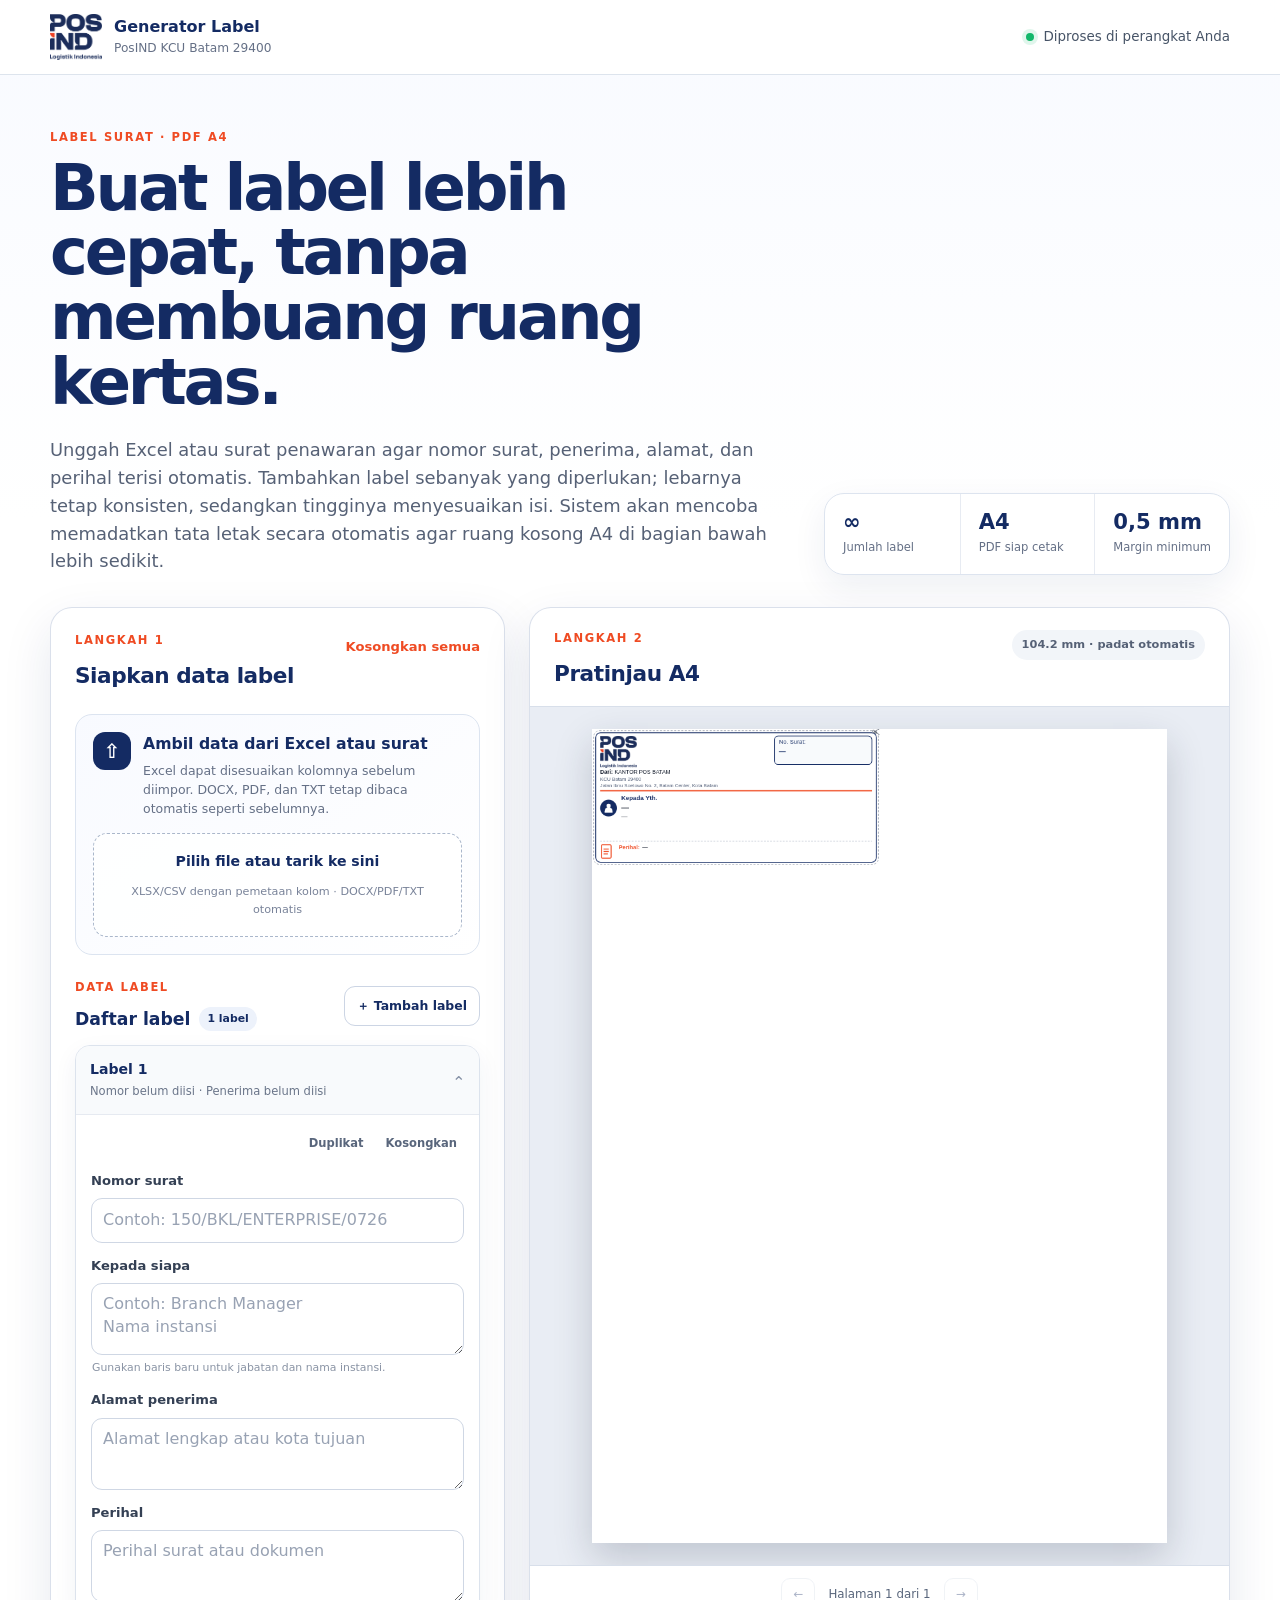
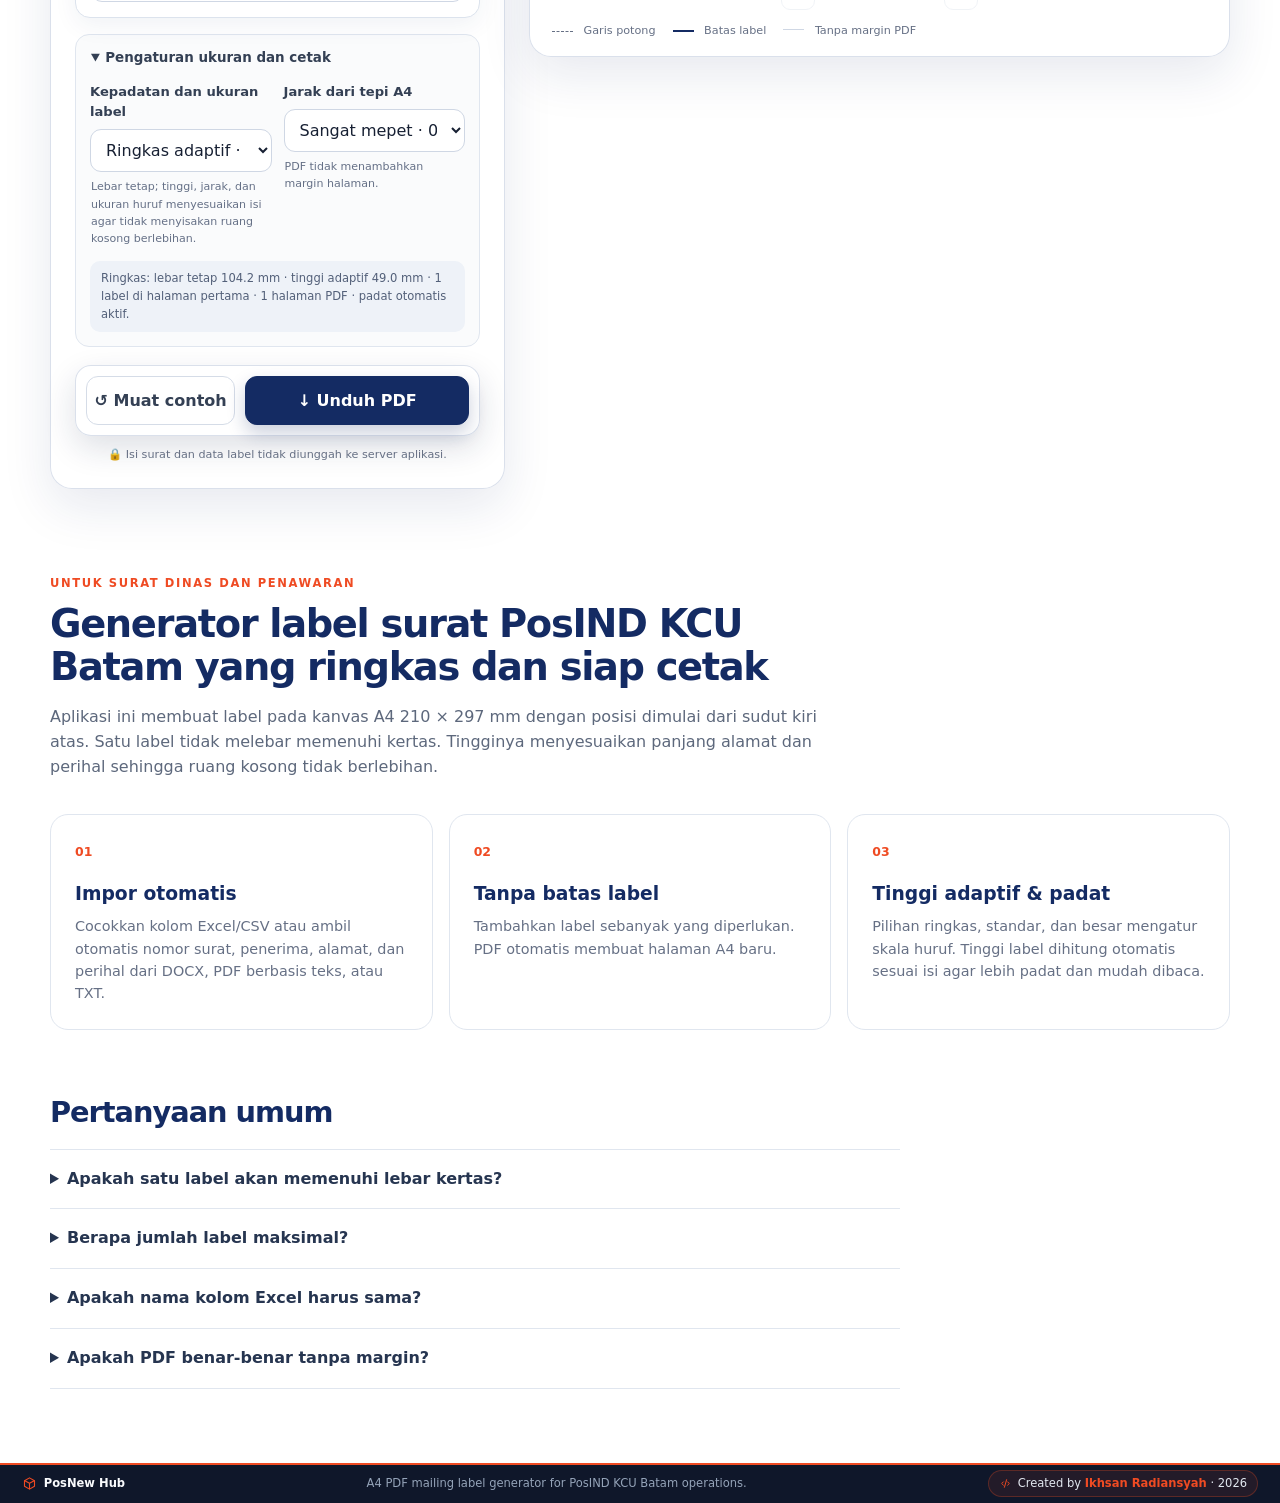
<file: index.html>
<!doctype html>
<html lang="id">
<head>
  <meta charset="utf-8">
  <meta name="viewport" content="width=device-width, initial-scale=1, viewport-fit=cover">
  <title>Generator Label Surat & Excel PDF A4 | PosIND KCU Batam</title>
  <meta name="description" content="Buat label surat PosIND KCU Batam dari Excel, DOCX, PDF, atau TXT. Sesuaikan kolom Excel secara fleksibel lalu unduh PDF A4 yang rapi, ringkas, dan hemat kertas.">
  <meta name="keywords" content="generator label surat, label pengiriman PDF, label Pos Indonesia Batam, cetak label A4, label surat dinas, PosIND KCU Batam">
  <meta name="author" content="PosIND KCU Batam 29400">
  <meta name="robots" content="index,follow,max-image-preview:large,max-snippet:-1,max-video-preview:-1">
  <meta name="theme-color" content="#142b63">
  <link rel="canonical" href="https://label.posnew.com/">
  <link rel="icon" type="image/png" href="assets/favicon.png">
  <link rel="apple-touch-icon" href="assets/apple-touch-icon.png">
  <link rel="manifest" href="manifest.webmanifest">

  <meta property="og:type" content="website">
  <meta property="og:locale" content="id_ID">
  <meta property="og:site_name" content="Generator Label PosIND KCU Batam">
  <meta property="og:title" content="Generator Label Surat PDF A4 PosIND KCU Batam">
  <meta property="og:description" content="Impor surat penawaran, buat label tanpa batas, lalu unduh PDF A4 dengan tata letak yang otomatis lebih padat agar kertas lebih terpakai.">
  <meta property="og:url" content="https://label.posnew.com/">
  <meta property="og:image" content="https://label.posnew.com/assets/og-label-posind.png">
  <meta property="og:image:width" content="1200">
  <meta property="og:image:height" content="630">
  <meta name="twitter:card" content="summary_large_image">
  <meta name="twitter:title" content="Generator Label Surat PDF A4 PosIND KCU Batam">
  <meta name="twitter:description" content="Buat label surat dalam jumlah berapa pun dan unduh langsung sebagai PDF A4 yang lebih padat dan hemat halaman.">
  <meta name="twitter:image" content="https://label.posnew.com/assets/og-label-posind.png">

  <script type="application/ld+json">
  {
    "@context": "https://schema.org",
    "@type": "WebApplication",
    "name": "Generator Label Surat PDF PosIND KCU Batam",
    "url": "https://label.posnew.com/",
    "applicationCategory": "BusinessApplication",
    "operatingSystem": "Web",
    "inLanguage": "id-ID",
    "description": "Aplikasi untuk membuat label surat PosIND KCU Batam, mengambil data dari surat penawaran, dan mengunduh hasil sebagai PDF A4.",
    "offers": {"@type": "Offer", "price": "0", "priceCurrency": "IDR"},
    "featureList": [
      "Jumlah label tidak dibatasi",
      "Impor fleksibel dari Excel, CSV, DOCX, PDF teks, dan TXT",
      "Tinggi label adaptif",
      "Ekspor PDF A4 multi-halaman",
      "Pemrosesan data di browser"
    ]
  }
  </script>
  <link rel="stylesheet" href="styles.css?v=7.2">
</head>
<body>
  <a class="skip-link" href="#workspace">Lewati ke aplikasi</a>

  <header class="site-header">
    <div class="shell header-inner">
      <a class="brand" href="#top" aria-label="Generator Label PosIND KCU Batam">
        <img src="assets/logo-posind.png" alt="Logo PosIND Logistik Indonesia" width="60" height="53">
        <span>
          <strong>Generator Label</strong>
          <small>PosIND KCU Batam 29400</small>
        </span>
      </a>
      <div class="header-note"><span class="status-dot" aria-hidden="true"></span>Diproses di perangkat Anda</div>
    </div>
  </header>

  <main id="top">
    <section class="hero shell" aria-labelledby="hero-title">
      <div class="hero-copy-wrap">
        <p class="eyebrow">LABEL SURAT · PDF A4</p>
        <h1 id="hero-title">Buat label lebih cepat, tanpa membuang ruang kertas.</h1>
        <p class="hero-copy">Unggah Excel atau surat penawaran agar nomor surat, penerima, alamat, dan perihal terisi otomatis. Tambahkan label sebanyak yang diperlukan; lebarnya tetap konsisten, sedangkan tingginya menyesuaikan isi. Sistem akan mencoba memadatkan tata letak secara otomatis agar ruang kosong A4 di bagian bawah lebih sedikit.</p>
      </div>
      <div class="hero-stats" aria-label="Ringkasan fitur">
        <div><strong>∞</strong><span>Jumlah label</span></div>
        <div><strong>A4</strong><span>PDF siap cetak</span></div>
        <div><strong>0,5 mm</strong><span>Margin minimum</span></div>
      </div>
    </section>

    <section class="app-shell shell" id="workspace" aria-label="Aplikasi generator label surat">
      <div class="editor-panel">
        <div class="panel-heading">
          <div>
            <p class="step-label">LANGKAH 1</p>
            <h2>Siapkan data label</h2>
          </div>
          <button class="text-button" id="resetBtn" type="button">Kosongkan semua</button>
        </div>

        <section class="import-card" aria-labelledby="import-title">
          <div class="import-heading">
            <span class="import-icon" aria-hidden="true">⇧</span>
            <div>
              <h3 id="import-title">Ambil data dari Excel atau surat</h3>
              <p>Excel dapat disesuaikan kolomnya sebelum diimpor. DOCX, PDF, dan TXT tetap dibaca otomatis seperti sebelumnya.</p>
            </div>
          </div>
          <label class="drop-zone" id="dropZone" for="letterFile">
            <input id="letterFile" type="file" accept=".xlsx,.csv,.docx,.pdf,.txt,text/csv,text/plain,application/pdf,application/vnd.openxmlformats-officedocument.spreadsheetml.sheet,application/vnd.openxmlformats-officedocument.wordprocessingml.document" multiple>
            <span class="drop-main">Pilih file atau tarik ke sini</span>
            <span class="drop-sub">XLSX/CSV dengan pemetaan kolom · DOCX/PDF/TXT otomatis</span>
          </label>
          <div class="import-status" id="importStatus" aria-live="polite"></div>

          <section class="spreadsheet-mapper" id="spreadsheetMapper" aria-labelledby="mapperTitle" hidden>
            <div class="mapper-heading">
              <div>
                <p class="mapper-kicker">PENYESUAIAN EXCEL</p>
                <h4 id="mapperTitle">Cocokkan kolom dengan label</h4>
                <p id="mapperMeta">Pilih kolom yang berisi data untuk setiap bagian label.</p>
              </div>
              <button class="mapper-close" id="closeMapperBtn" type="button">Batalkan</button>
            </div>

            <div class="mapper-source-grid">
              <div class="mapper-field">
                <label for="sheetSelect">Sheet yang dibaca</label>
                <select id="sheetSelect"></select>
              </div>
              <div class="mapper-field">
                <label for="headerRowInput">Baris judul kolom</label>
                <input id="headerRowInput" type="number" min="1" max="100" value="1" inputmode="numeric">
              </div>
            </div>

            <div class="mapping-table" aria-label="Pemetaan kolom Excel">
              <div class="mapping-row" data-map-row="noSurat">
                <strong>Nomor surat</strong>
                <label class="mapping-control"><span>Kolom utama</span><select data-map-primary="noSurat" aria-label="Kolom utama nomor surat"></select></label>
                <label class="mapping-control"><span>Kolom tambahan</span><select data-map-secondary="noSurat" aria-label="Kolom tambahan nomor surat"></select></label>
                <label class="mapping-control mapping-fixed"><span>Teks tetap/cadangan</span><input data-map-fixed="noSurat" aria-label="Teks tetap nomor surat" placeholder="Opsional"></label>
              </div>
              <div class="mapping-row" data-map-row="kepada">
                <strong>Kepada siapa</strong>
                <label class="mapping-control"><span>Kolom utama</span><select data-map-primary="kepada" aria-label="Kolom utama kepada siapa"></select></label>
                <label class="mapping-control"><span>Kolom tambahan</span><select data-map-secondary="kepada" aria-label="Kolom tambahan kepada siapa"></select></label>
                <label class="mapping-control mapping-fixed"><span>Teks tetap/cadangan</span><input data-map-fixed="kepada" aria-label="Teks tetap kepada siapa" placeholder="Dipakai bila kolom kosong"></label>
              </div>
              <div class="mapping-row" data-map-row="alamat">
                <strong>Alamat penerima</strong>
                <label class="mapping-control"><span>Kolom utama</span><select data-map-primary="alamat" aria-label="Kolom utama alamat penerima"></select></label>
                <label class="mapping-control"><span>Kolom tambahan</span><select data-map-secondary="alamat" aria-label="Kolom tambahan alamat penerima"></select></label>
                <label class="mapping-control mapping-fixed"><span>Teks tetap/cadangan</span><input data-map-fixed="alamat" aria-label="Teks tetap alamat penerima" placeholder="Dipakai bila kolom kosong"></label>
              </div>
              <div class="mapping-row" data-map-row="perihal">
                <strong>Perihal</strong>
                <label class="mapping-control"><span>Kolom utama</span><select data-map-primary="perihal" aria-label="Kolom utama perihal"></select></label>
                <label class="mapping-control"><span>Kolom tambahan</span><select data-map-secondary="perihal" aria-label="Kolom tambahan perihal"></select></label>
                <label class="mapping-control mapping-fixed"><span>Teks tetap/cadangan</span><input data-map-fixed="perihal" aria-label="Teks tetap perihal" placeholder="Contoh: Surat Penawaran"></label>
              </div>
            </div>
            <p class="mapper-note">Kolom tambahan digabung di baris berikutnya untuk penerima/alamat, dan dipisahkan spasi untuk nomor surat/perihal. Baris kosong otomatis dilewati.</p>

            <div class="mapper-preview">
              <div class="mapper-preview-heading">
                <strong>Pratinjau hasil</strong>
                <span id="mapperCount">0 baris siap diimpor</span>
              </div>
              <div class="mapper-preview-scroll">
                <table>
                  <thead><tr><th>No. Surat</th><th>Kepada</th><th>Alamat</th><th>Perihal</th></tr></thead>
                  <tbody id="mapperPreviewBody"></tbody>
                </table>
              </div>
            </div>

            <div class="mapper-actions">
              <button class="secondary-button mapper-button" id="redetectBtn" type="button">Deteksi ulang</button>
              <button class="primary-button mapper-button" id="importSpreadsheetBtn" type="button">Impor label</button>
            </div>
          </section>
        </section>

        <div class="list-heading">
          <div>
            <p class="step-label">DATA LABEL</p>
            <h3>Daftar label <span class="count-pill" id="labelCountPill">1 label</span></h3>
          </div>
          <button class="add-button" id="addLabelBtn" type="button"><span aria-hidden="true">＋</span> Tambah label</button>
        </div>

        <div id="labelForms" class="label-forms" aria-live="polite"></div>

        <details class="advanced-settings" open>
          <summary>Pengaturan ukuran dan cetak</summary>
          <div class="settings-grid">
            <div class="setting-block">
              <label for="labelSize">Kepadatan dan ukuran label</label>
              <select id="labelSize">
                <option value="compact" selected>Ringkas adaptif · hemat kertas</option>
                <option value="standard">Standar adaptif · lebih mudah dibaca</option>
                <option value="large">Besar adaptif · font lebih besar</option>
              </select>
              <p>Lebar tetap; tinggi, jarak, dan ukuran huruf menyesuaikan isi agar tidak menyisakan ruang kosong berlebihan.</p>
            </div>
            <div class="setting-block">
              <label for="edgeMargin">Jarak dari tepi A4</label>
              <select id="edgeMargin">
                <option value="0.5" selected>Sangat mepet · 0,5 mm</option>
                <option value="1.5">Mepet · 1,5 mm</option>
                <option value="3">Aman · 3 mm</option>
              </select>
              <p>PDF tidak menambahkan margin halaman.</p>
            </div>
          </div>
          <div class="layout-summary" id="layoutSummary"></div>
        </details>

        <div class="action-bar">
          <button class="secondary-button" id="sampleBtn" type="button"><span aria-hidden="true">↺</span> Muat contoh</button>
          <button class="primary-button" id="downloadBtn" type="button"><span aria-hidden="true">↓</span> Unduh PDF</button>
        </div>
        <p class="privacy-note"><span aria-hidden="true">🔒</span> Isi surat dan data label tidak diunggah ke server aplikasi.</p>
      </div>

      <aside class="preview-panel" aria-labelledby="preview-title">
        <div class="preview-toolbar">
          <div>
            <p class="step-label">LANGKAH 2</p>
            <h2 id="preview-title">Pratinjau A4</h2>
          </div>
          <span class="scale-pill" id="previewScalePill">Padat otomatis</span>
        </div>
        <div class="paper-stage">
          <div class="paper-frame">
            <canvas id="previewCanvas" width="900" height="1273" aria-label="Pratinjau halaman A4 berisi label surat"></canvas>
          </div>
        </div>
        <div class="page-controls" id="pageControls">
          <button id="prevPageBtn" type="button" aria-label="Halaman sebelumnya">←</button>
          <span id="pageIndicator">Halaman 1 dari 1</span>
          <button id="nextPageBtn" type="button" aria-label="Halaman berikutnya">→</button>
        </div>
        <div class="preview-footer">
          <span><i class="legend cut"></i> Garis potong</span>
          <span><i class="legend safe"></i> Batas label</span>
          <span><i class="legend page"></i> Tanpa margin PDF</span>
        </div>
      </aside>
    </section>

    <section class="seo-content shell" aria-labelledby="about-title">
      <article class="seo-intro">
        <p class="eyebrow">UNTUK SURAT DINAS DAN PENAWARAN</p>
        <h2 id="about-title">Generator label surat PosIND KCU Batam yang ringkas dan siap cetak</h2>
        <p>Aplikasi ini membuat label pada kanvas A4 210 × 297 mm dengan posisi dimulai dari sudut kiri atas. Satu label tidak melebar memenuhi kertas. Tingginya menyesuaikan panjang alamat dan perihal sehingga ruang kosong tidak berlebihan.</p>
      </article>
      <div class="feature-grid">
        <article><span class="feature-number">01</span><h3>Impor otomatis</h3><p>Cocokkan kolom Excel/CSV atau ambil otomatis nomor surat, penerima, alamat, dan perihal dari DOCX, PDF berbasis teks, atau TXT.</p></article>
        <article><span class="feature-number">02</span><h3>Tanpa batas label</h3><p>Tambahkan label sebanyak yang diperlukan. PDF otomatis membuat halaman A4 baru.</p></article>
        <article><span class="feature-number">03</span><h3>Tinggi adaptif & padat</h3><p>Pilihan ringkas, standar, dan besar mengatur skala huruf. Tinggi label dihitung otomatis sesuai isi agar lebih padat dan mudah dibaca.</p></article>
      </div>

      <div class="faq" aria-labelledby="faq-title">
        <h2 id="faq-title">Pertanyaan umum</h2>
        <details><summary>Apakah satu label akan memenuhi lebar kertas?</summary><p>Tidak. Lebar label tetap sekitar setengah A4 dan ditempatkan di sudut kiri atas. Tingginya menyesuaikan isi agar sisa kertas tetap luas.</p></details>
        <details><summary>Berapa jumlah label maksimal?</summary><p>Tidak ada batas jumlah dari aplikasi. Label akan diteruskan ke halaman PDF berikutnya sesuai kapasitas tata letak.</p></details>
        <details><summary>Apakah nama kolom Excel harus sama?</summary><p>Tidak. Aplikasi mencoba mendeteksi kolom secara otomatis, lalu Anda dapat memilih kolom utama, kolom tambahan, atau teks tetap untuk setiap bagian label sebelum mengimpor.</p></details>
        <details><summary>Apakah PDF benar-benar tanpa margin?</summary><p>Dokumen PDF dibuat dari tepi halaman. Kemampuan mencetak hingga tepi fisik kertas tetap mengikuti dukungan borderless pada printer.</p></details>
      </div>
    </section>
  </main>

  <footer class="dashboard-footer" aria-label="PosNew Hub footer">
    <a class="footer-brand" href="https://posnew.com/" aria-label="Open PosNew Hub">
      <svg viewBox="0 0 24 24" aria-hidden="true"><path d="M4 7.5 12 3l8 4.5v9L12 21l-8-4.5v-9Z"/><path d="m4.5 7.5 7.5 4.2 7.5-4.2M12 12v8.2"/></svg>
      <span>PosNew Hub</span>
    </a>
    <p class="footer-desc">A4 PDF mailing label generator for PosIND KCU Batam operations.</p>
    <a class="footer-creator-badge" href="https://posnew.com/about-me.html" aria-label="About the website creator">
      <svg viewBox="0 0 24 24" aria-hidden="true"><path d="m8 9-3 3 3 3M16 9l3 3-3 3M14 5l-4 14"/></svg>
      <span>Created by <strong>Ikhsan Radiansyah</strong> · 2026</span>
    </a>
  </footer>

  <div class="toast" id="toast" role="status" aria-live="polite"></div>
  <script src="app.js?v=7.2" defer></script>
</body>
</html>
</file>
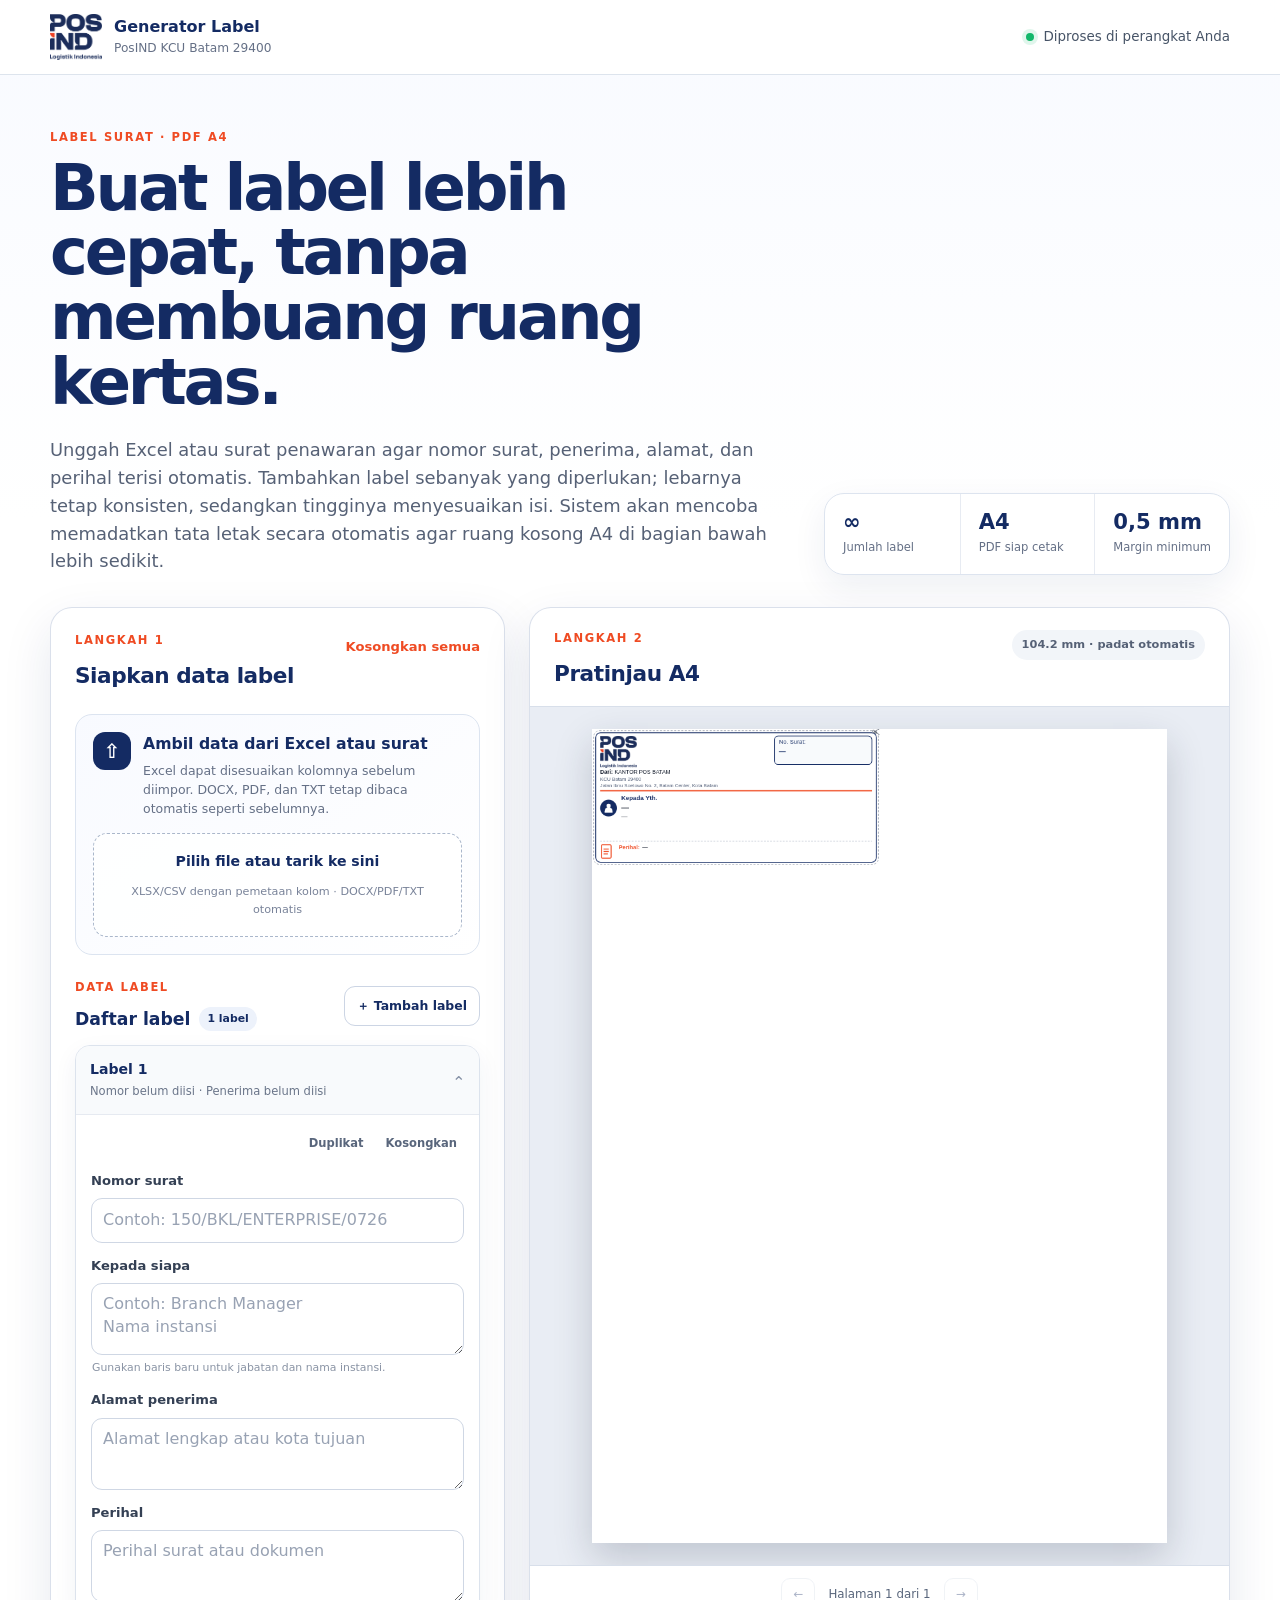
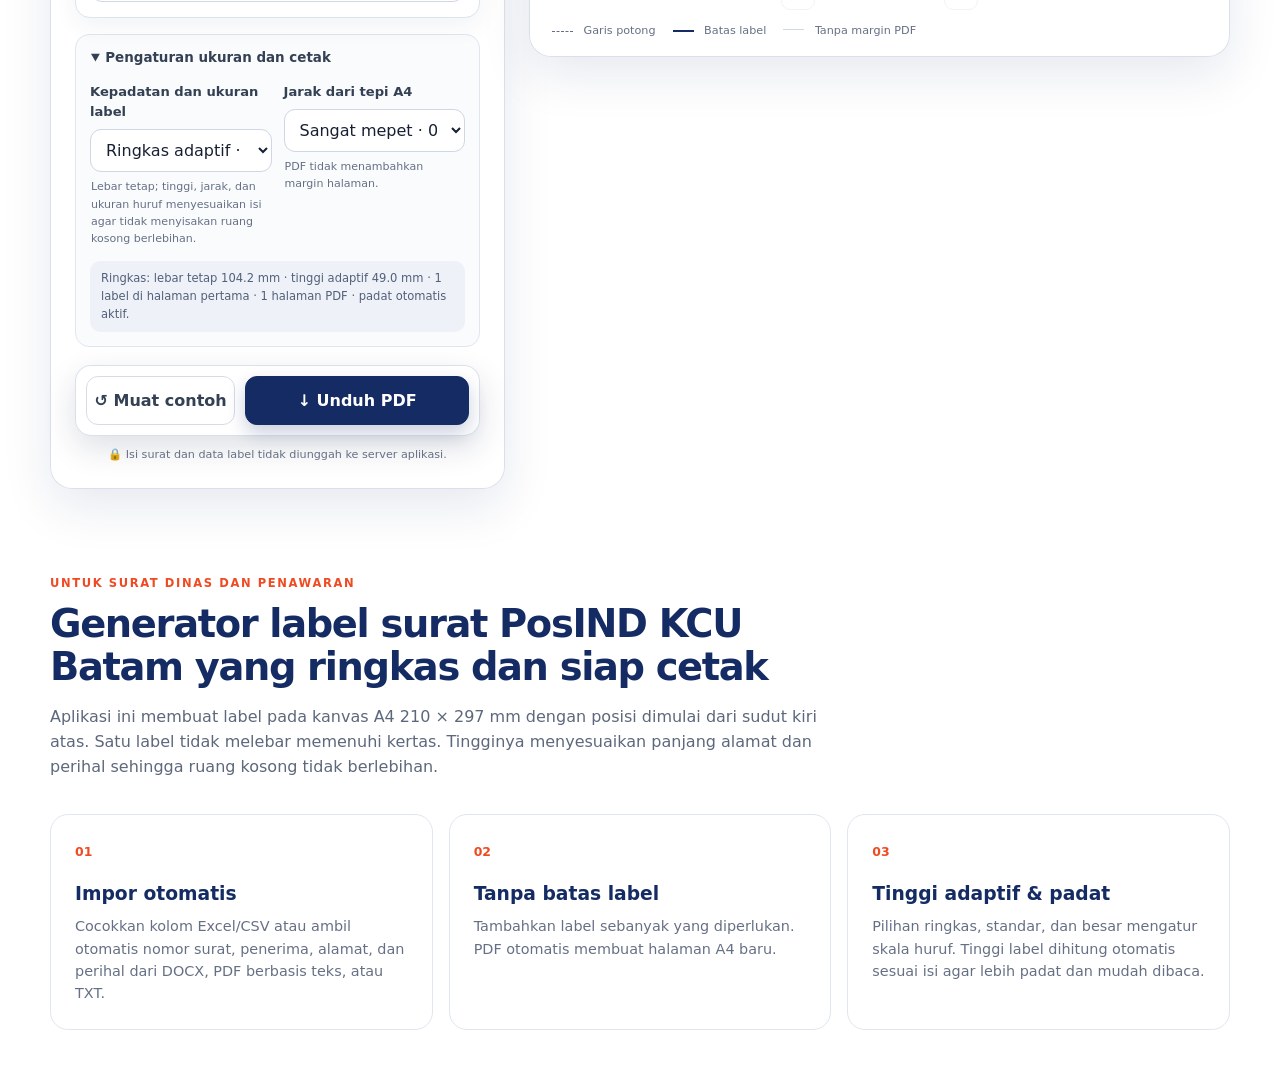
<file: cache-reset.html>
<!doctype html>
<html lang="id">
<head>
  <meta charset="utf-8">
  <meta name="viewport" content="width=device-width, initial-scale=1">
  <meta name="robots" content="noindex,nofollow">
  <title>Memperbarui Label PosIND</title>
  <style>
    *{box-sizing:border-box}body{margin:0;min-height:100vh;display:grid;place-items:center;padding:24px;font-family:system-ui,-apple-system,BlinkMacSystemFont,"Segoe UI",sans-serif;background:#f7f9fd;color:#102f70}.card{width:min(520px,100%);padding:32px;border:1px solid #d9e2f1;border-radius:24px;background:#fff;box-shadow:0 18px 45px rgba(16,47,112,.10)}h1{margin:0 0 12px;font-size:clamp(24px,5vw,34px)}p{margin:0;line-height:1.65;color:#5e6f91}.spinner{width:38px;height:38px;margin-bottom:22px;border:4px solid #dbe5f6;border-top-color:#f04422;border-radius:50%;animation:spin .8s linear infinite}@keyframes spin{to{transform:rotate(360deg)}}
  </style>
</head>
<body>
  <main class="card">
    <div class="spinner" aria-hidden="true"></div>
    <h1>Memperbarui aplikasi…</h1>
    <p id="status">Cache versi lama sedang dibersihkan. Halaman utama akan dibuka otomatis.</p>
  </main>
  <script src="cache-reset.js?v=7.1"></script>
</body>
</html>
</file>
<file: styles.css>
:root {
  --navy: #142b63;
  --navy-2: #1d3978;
  --orange: #ef4b23;
  --ink: #172033;
  --muted: #657086;
  --line: #d9e0eb;
  --soft: #f4f7fb;
  --white: #fff;
  --radius: 22px;
  --shadow: 0 18px 50px rgba(20, 43, 99, .10);
}
* { box-sizing: border-box; }
html { scroll-behavior: smooth; }
body { margin: 0; min-width: 320px; min-height: 100vh; display: flex; flex-direction: column; color: var(--ink); background: linear-gradient(180deg, #f8faff 0, #fff 520px); font-family: Inter, ui-sans-serif, system-ui, -apple-system, BlinkMacSystemFont, "Segoe UI", sans-serif; line-height: 1.55; }
main { flex: 1 0 auto; }
button, input, textarea, select { font: inherit; }
button { -webkit-tap-highlight-color: transparent; }
.shell { width: min(1180px, calc(100% - 36px)); margin-inline: auto; }
.skip-link { position: fixed; z-index: 100; left: 16px; top: 12px; padding: 10px 14px; border-radius: 10px; color: #fff; background: var(--navy); transform: translateY(-150%); }
.skip-link:focus { transform: none; }
.site-header { position: sticky; z-index: 30; top: 0; border-bottom: 1px solid rgba(218,225,236,.9); background: rgba(255,255,255,.88); backdrop-filter: blur(14px); }
.header-inner { min-height: 74px; display: flex; align-items: center; justify-content: space-between; gap: 20px; }
.brand { display: inline-flex; align-items: center; gap: 12px; color: inherit; text-decoration: none; }
.brand img { width: 52px; height: 46px; object-fit: contain; }
.brand span { display: grid; line-height: 1.15; }
.brand strong { color: var(--navy); font-size: 1rem; }
.brand small { margin-top: 5px; color: var(--muted); font-size: .76rem; }
.header-note { display: inline-flex; align-items: center; gap: 9px; color: #475467; font-size: .84rem; }
.status-dot { width: 8px; height: 8px; border-radius: 50%; background: #12b76a; box-shadow: 0 0 0 4px rgba(18,183,106,.13); }
.hero { display: grid; grid-template-columns: minmax(0,1fr) auto; align-items: end; gap: 46px; padding-block: 54px 32px; }
.eyebrow, .step-label { margin: 0 0 9px; color: var(--orange); font-size: .72rem; font-weight: 850; letter-spacing: .14em; }
.hero h1 { max-width: 820px; margin: 0; color: var(--navy); font-size: clamp(2.25rem, 5vw, 4.5rem); line-height: 1.01; letter-spacing: -.05em; }
.hero-copy { max-width: 800px; margin: 22px 0 0; color: #566176; font-size: clamp(1rem, 1.4vw, 1.14rem); }
.hero-stats { display: grid; grid-template-columns: repeat(3, minmax(108px,1fr)); overflow: hidden; border: 1px solid #dde4ef; border-radius: 20px; background: rgba(255,255,255,.88); box-shadow: 0 12px 34px rgba(20,43,99,.07); }
.hero-stats div { min-width: 112px; padding: 17px 18px; border-left: 1px solid #e7ebf2; }
.hero-stats div:first-child { border-left: 0; }
.hero-stats strong { display: block; color: var(--navy); font-size: 1.32rem; line-height: 1.05; }
.hero-stats span { display: block; margin-top: 6px; color: var(--muted); font-size: .72rem; }
.app-shell { display: grid; grid-template-columns: minmax(0, 455px) minmax(0, 1fr); gap: 24px; align-items: start; }
.editor-panel, .preview-panel { border: 1px solid rgba(215,222,234,.92); border-radius: var(--radius); background: rgba(255,255,255,.97); box-shadow: var(--shadow); }
.editor-panel { padding: 24px; }
.panel-heading, .preview-toolbar, .list-heading { display: flex; align-items: flex-start; justify-content: space-between; gap: 16px; }
.panel-heading h2, .preview-toolbar h2 { margin: 0; color: var(--navy); font-size: 1.35rem; letter-spacing: -.02em; }
.text-button { border: 0; padding: 5px 0; color: var(--orange); background: transparent; font-size: .82rem; font-weight: 760; cursor: pointer; }
.text-button:hover { text-decoration: underline; }
.import-card { margin-top: 22px; padding: 17px; border: 1px solid #dce4f0; border-radius: 17px; background: linear-gradient(145deg, #f8faff, #fff); }
.import-heading { display: flex; align-items: flex-start; gap: 12px; }
.import-icon { display: grid; flex: 0 0 38px; height: 38px; place-items: center; border-radius: 12px; color: #fff; background: var(--navy); font-size: 1.25rem; font-weight: 800; }
.import-heading h3 { margin: 0; color: var(--navy); font-size: .98rem; }
.import-heading p { margin: 4px 0 0; color: var(--muted); font-size: .78rem; }
.drop-zone { display: grid; place-items: center; margin-top: 14px; min-height: 104px; padding: 14px; border: 1.5px dashed #aab7cb; border-radius: 14px; background: rgba(255,255,255,.78); text-align: center; cursor: pointer; transition: .16s ease; }
.drop-zone:hover, .drop-zone.dragover { border-color: var(--orange); background: #fff8f5; }
.drop-zone input { position: absolute; width: 1px; height: 1px; opacity: 0; pointer-events: none; }
.drop-main { color: var(--navy); font-size: .88rem; font-weight: 800; }
.drop-sub { margin-top: 3px; color: #798399; font-size: .7rem; }
.import-status { display: none; margin-top: 11px; padding: 10px 12px; border-radius: 11px; color: #42516b; background: #eef4ff; font-size: .74rem; }
.import-status.show { display: block; }
.import-status.error { color: #8d2e1d; background: #fff1ed; }
.list-heading { align-items: center; margin: 24px 0 13px; }
.list-heading h3 { display: flex; align-items: center; gap: 9px; margin: 0; color: var(--navy); font-size: 1.08rem; }
.count-pill { padding: 4px 8px; border-radius: 999px; color: var(--navy); background: #edf2fb; font-size: .68rem; letter-spacing: 0; }
.add-button { min-height: 40px; padding: 8px 12px; border: 1px solid #ccd5e4; border-radius: 11px; color: var(--navy); background: #fff; font-size: .78rem; font-weight: 800; cursor: pointer; }
.add-button:hover { border-color: var(--navy); background: #f8faff; }
.label-forms { display: grid; gap: 12px; }
.label-card { overflow: hidden; border: 1px solid #dce3ed; border-radius: 15px; background: #fff; }
.label-card[open] { box-shadow: 0 8px 24px rgba(20,43,99,.06); }
.label-card summary { display: flex; align-items: center; justify-content: space-between; gap: 12px; padding: 13px 14px; background: #f8fafc; cursor: pointer; list-style: none; }
.label-card summary::-webkit-details-marker { display: none; }
.label-summary { min-width: 0; display: grid; }
.label-summary strong { color: var(--navy); font-size: .88rem; }
.label-summary span { overflow: hidden; margin-top: 2px; color: #6a7589; font-size: .72rem; text-overflow: ellipsis; white-space: nowrap; }
.chevron { color: #8390a5; transition: transform .18s; }
.label-card[open] .chevron { transform: rotate(180deg); }
.label-card-body { display: grid; gap: 13px; padding: 15px; border-top: 1px solid #e6eaf1; }
.card-actions { display: flex; justify-content: flex-end; gap: 8px; }
.mini-button { border: 0; padding: 5px 7px; color: #59667c; background: transparent; font-size: .72rem; font-weight: 730; cursor: pointer; }
.mini-button:hover { color: var(--orange); }
.mini-button.danger:hover { color: #b42318; }
.field { display: grid; }
.field label, .setting-block label { margin-bottom: 7px; color: #344054; font-size: .82rem; font-weight: 760; }
.field input, .field textarea, .setting-block select { width: 100%; border: 1px solid #cfd7e4; border-radius: 11px; color: var(--ink); background: #fff; outline: none; transition: border-color .15s, box-shadow .15s; }
.field input, .setting-block select { min-height: 43px; padding: 9px 11px; }
.field textarea { min-height: 72px; resize: vertical; padding: 9px 11px; line-height: 1.4; }
.field input:hover, .field textarea:hover, .setting-block select:hover { border-color: #aeb9ca; }
.field input:focus, .field textarea:focus, .setting-block select:focus { border-color: var(--navy-2); box-shadow: 0 0 0 4px rgba(29,57,120,.10); }
.field input::placeholder, .field textarea::placeholder { color: #98a2b3; }
.field-note { margin: 5px 1px 0; color: #8993a4; font-size: .68rem; }
.advanced-settings { margin-top: 16px; border: 1px solid #e0e6ef; border-radius: 14px; background: #fafbfc; }
.advanced-settings summary { padding: 13px 15px; color: #344054; font-size: .84rem; font-weight: 760; cursor: pointer; }
.settings-grid { display: grid; grid-template-columns: 1fr 1fr; gap: 12px; padding: 0 14px 14px; }
.setting-block { display: grid; align-content: start; }
.setting-block p { margin: 6px 1px 0; color: var(--muted); font-size: .69rem; }
.layout-summary { margin: 0 14px 14px; padding: 9px 11px; border-radius: 10px; color: #536079; background: #eef2f8; font-size: .72rem; }
.action-bar { position: sticky; z-index: 5; bottom: 12px; display: grid; grid-template-columns: .9fr 1.35fr; gap: 10px; margin-top: 18px; padding: 10px; border: 1px solid rgba(215,222,234,.92); border-radius: 16px; background: rgba(255,255,255,.9); box-shadow: 0 12px 32px rgba(18,36,72,.14); backdrop-filter: blur(12px); }
.primary-button, .secondary-button { min-height: 49px; border-radius: 12px; font-weight: 820; cursor: pointer; transition: transform .15s, box-shadow .15s, background .15s; }
.primary-button { border: 1px solid var(--navy); color: #fff; background: var(--navy); box-shadow: 0 8px 18px rgba(20,43,99,.22); }
.primary-button:hover { background: #0e2253; transform: translateY(-1px); }
.secondary-button { border: 1px solid #d5dce7; color: #344054; background: #fff; }
.secondary-button:hover { border-color: #b8c1cf; background: #f8fafc; }
.primary-button[disabled] { opacity: .65; cursor: wait; transform: none; }
.privacy-note { margin: 10px 0 0; color: #6b7588; font-size: .7rem; text-align: center; }
.preview-panel { position: sticky; top: 98px; overflow: hidden; }
.preview-toolbar { padding: 22px 24px 16px; }
.scale-pill { padding: 6px 10px; border-radius: 999px; color: #566176; background: #f2f5f9; font-size: .71rem; font-weight: 700; }
.paper-stage { display: grid; min-height: 620px; place-items: start center; padding: 22px; border-block: 1px solid #d8dfea; background: #e9edf4; overflow: auto; }
.paper-frame { width: min(100%, 575px); aspect-ratio: 210 / 297; background: #fff; box-shadow: 0 15px 36px rgba(29,40,67,.20); }
#previewCanvas { display: block; width: 100%; height: 100%; background: #fff; }
.page-controls { display: flex; align-items: center; justify-content: center; gap: 13px; padding: 12px 18px 0; color: #59667c; font-size: .74rem; }
.page-controls button { display: grid; width: 34px; height: 32px; place-items: center; border: 1px solid #d6dde8; border-radius: 9px; color: var(--navy); background: #fff; cursor: pointer; }
.page-controls button:disabled { opacity: .35; cursor: default; }
.preview-footer { display: flex; gap: 17px; flex-wrap: wrap; padding: 12px 22px 17px; color: #667085; font-size: .7rem; }
.legend { display: inline-block; width: 21px; margin-right: 7px; transform: translateY(-2px); }
.legend.cut { border-top: 1px dashed #667085; }
.legend.safe { border-top: 2px solid var(--navy); }
.legend.page { border-top: 2px solid #fff; box-shadow: 0 -1px #cfd7e4; }
.seo-content { padding-block: 86px 74px; }
.seo-intro { max-width: 780px; }
.seo-content h2 { margin: 0; color: var(--navy); font-size: clamp(1.7rem,3vw,2.7rem); line-height: 1.14; letter-spacing: -.035em; }
.seo-intro > p:last-child { color: #5d687c; }
.feature-grid { display: grid; grid-template-columns: repeat(3,1fr); gap: 16px; margin-top: 34px; }
.feature-grid article { padding: 24px; border: 1px solid #e0e6ef; border-radius: 18px; background: #fff; }
.feature-number { color: var(--orange); font-size: .78rem; font-weight: 900; }
.feature-grid h3 { margin: 16px 0 7px; color: var(--navy); }
.feature-grid p { margin: 0; color: #667085; font-size: .9rem; }
.faq { max-width: 850px; margin-top: 66px; }
.faq h2 { margin-bottom: 20px; font-size: 1.8rem; }
.faq details { border-top: 1px solid #e0e6ef; }
.faq details:last-child { border-bottom: 1px solid #e0e6ef; }
.faq summary { padding: 17px 0; color: #263550; font-weight: 800; cursor: pointer; }
.faq p { margin: -5px 0 18px; color: #667085; }
.dashboard-footer {
  width: 100%;
  min-height: 40px;
  margin-top: auto;
  padding: 0 22px;
  display: flex;
  align-items: center;
  justify-content: space-between;
  gap: 1rem;
  overflow: hidden;
  border-top: 2px solid var(--orange);
  color: #e2e8f0;
  background: #0f172a;
  font-size: .72rem;
}
.footer-brand { flex: 0 0 auto; display: inline-flex; align-items: center; gap: .42rem; color: #f8fafc; font-weight: 800; text-decoration: none; white-space: nowrap; transition: color .2s ease, transform .2s ease; }
.footer-brand svg { width: 15px; fill: none; stroke: var(--orange); stroke-width: 1.8; stroke-linecap: round; stroke-linejoin: round; }
.footer-brand:hover { color: #fff; transform: translateY(-1px); }
.footer-brand:hover svg { stroke: #ff8a72; }
.footer-desc { flex: 1; margin: 0; overflow: hidden; color: #94a3b8; text-align: center; text-overflow: ellipsis; white-space: nowrap; }
.footer-creator-badge { flex: 0 0 auto; display: inline-flex; align-items: center; gap: .35rem; padding: .22rem .62rem; border: 1px solid rgba(239,75,35,.28); border-radius: 999px; color: #e2e8f0; background: rgba(239,75,35,.09); text-decoration: none; white-space: nowrap; transition: color .25s ease, background .25s ease, border-color .25s ease, transform .25s ease; }
.footer-creator-badge svg { width: 13px; fill: none; stroke: var(--orange); stroke-width: 1.8; stroke-linecap: round; stroke-linejoin: round; transition: transform .35s ease; }
.footer-creator-badge strong { color: var(--orange); }
.footer-creator-badge:hover { transform: translateY(-1px); color: #fff; border-color: rgba(239,75,35,.72); background: rgba(239,75,35,.22); }
.footer-creator-badge:hover svg { transform: rotate(12deg) scale(1.13); }
.footer-creator-badge:hover strong { color: #ff8a72; }
.toast { position: fixed; z-index: 50; left: 50%; bottom: 24px; max-width: calc(100% - 32px); padding: 12px 16px; border-radius: 12px; color: #fff; background: #19243c; box-shadow: 0 12px 30px rgba(0,0,0,.22); opacity: 0; transform: translate(-50%,18px); pointer-events: none; transition: .2s ease; }
.toast.show { opacity: 1; transform: translate(-50%,0); }
@media (max-width: 1040px) {
  .hero { grid-template-columns: 1fr; gap: 24px; }
  .hero-stats { width: fit-content; }
  .app-shell { grid-template-columns: 1fr; }
  .preview-panel { position: static; }
  .paper-stage { min-height: auto; }
}
@media (max-width: 680px) {
  .shell { width: min(100% - 24px,1180px); }
  .header-inner { min-height: 66px; }
  .header-note { display: none; }
  .brand img { width: 44px; height: 39px; }
  .hero { padding-block: 38px 24px; }
  .hero h1 { font-size: 2.35rem; }
  .hero-stats { width: 100%; grid-template-columns: repeat(3,1fr); }
  .hero-stats div { min-width: 0; padding: 13px 9px; text-align: center; }
  .hero-stats strong { font-size: 1.05rem; }
  .editor-panel { padding: 17px; border-radius: 18px; }
  .list-heading { align-items: flex-start; }
  .add-button { padding-inline: 9px; }
  .settings-grid { grid-template-columns: 1fr; }
  .action-bar { grid-template-columns: 1fr; }
  .preview-toolbar { padding: 18px 18px 13px; }
  .paper-stage { padding: 12px; }
  .preview-footer { padding-inline: 16px; }
  .feature-grid { grid-template-columns: 1fr; }
  .seo-content { padding-block: 62px 52px; }
  .footer-desc { display: none; }
  .dashboard-footer { min-height: 38px; padding: 0 10px; font-size: .65rem; }
  .footer-creator-badge { padding-inline: .45rem; }
}
@media (max-width: 430px) {
  .footer-brand svg { display: none; }
  .footer-creator-badge { max-width: 64%; overflow: hidden; }
  .footer-creator-badge span { overflow: hidden; text-overflow: ellipsis; }
}
@media (prefers-reduced-motion: reduce) { *,*::before,*::after { scroll-behavior: auto !important; transition: none !important; } }

/* Flexible Excel / CSV column mapper */
.app-shell, .editor-panel, .spreadsheet-mapper, .mapper-source-grid, .mapping-table, .mapper-preview, .mapper-preview-scroll { min-width: 0; max-width: 100%; }
.spreadsheet-mapper { width: 100%; margin-top: 14px; padding: 16px; overflow: hidden; border: 1px solid #cfd9e8; border-radius: 15px; background: #fff; box-shadow: 0 10px 28px rgba(20,43,99,.07); }
.spreadsheet-mapper[hidden] { display: none !important; }
.mapper-heading { display: flex; align-items: flex-start; justify-content: space-between; gap: 14px; }
.mapper-heading > div { min-width: 0; }
.mapper-kicker { margin: 0 0 4px; color: var(--orange); font-size: .65rem; font-weight: 900; letter-spacing: .12em; }
.mapper-heading h4 { margin: 0; color: var(--navy); font-size: 1rem; overflow-wrap: anywhere; }
.mapper-heading p:not(.mapper-kicker) { margin: 4px 0 0; color: var(--muted); font-size: .73rem; overflow-wrap: anywhere; }
.mapper-close { flex: 0 0 auto; border: 0; padding: 4px 0; color: #7a465d; background: transparent; font-size: .72rem; font-weight: 780; cursor: pointer; }
.mapper-close:hover { color: #b42318; text-decoration: underline; }
.mapper-source-grid { display: grid; grid-template-columns: 1fr 145px; gap: 10px; margin-top: 14px; }
.mapper-field { display: grid; min-width: 0; }
.mapper-field label { margin-bottom: 6px; color: #344054; font-size: .74rem; font-weight: 770; }
.mapper-field select, .mapper-field input, .mapping-row select, .mapping-row input { width: 100%; min-width: 0; min-height: 39px; padding: 7px 9px; border: 1px solid #cfd7e4; border-radius: 9px; color: var(--ink); background: #fff; outline: none; font-size: .73rem; }
.mapper-field select:focus, .mapper-field input:focus, .mapping-row select:focus, .mapping-row input:focus { border-color: var(--navy-2); box-shadow: 0 0 0 3px rgba(29,57,120,.10); }
.mapping-table { display: grid; gap: 10px; margin-top: 14px; }
.mapping-row { display: grid; grid-template-columns: minmax(0,1fr) minmax(0,1fr); align-items: end; gap: 7px; padding: 10px; border: 1px solid #e5eaf1; border-radius: 11px; background: #fbfcfe; }
.mapping-row > strong { grid-column: 1 / -1; margin-bottom: 1px; color: var(--navy); font-size: .75rem; line-height: 1.25; }
.mapping-control { display: grid; min-width: 0; gap: 4px; }
.mapping-control > span { color: #7b8698; font-size: .61rem; font-weight: 780; }
.mapping-control.mapping-fixed { grid-column: 1 / -1; }
.mapper-note { margin: 10px 1px 0; color: #7a8496; font-size: .66rem; }
.mapper-preview { margin-top: 13px; overflow: hidden; border: 1px solid #dfe5ee; border-radius: 11px; background: #fbfcfe; }
.mapper-preview-heading { display: flex; align-items: center; justify-content: space-between; gap: 12px; padding: 9px 10px; border-bottom: 1px solid #e3e8f0; }
.mapper-preview-heading strong { color: var(--navy); font-size: .75rem; }
.mapper-preview-heading span { color: #667085; font-size: .65rem; }
.mapper-preview-scroll { width: 100%; max-height: 190px; overflow: auto; }
.mapper-preview table { width: 100%; min-width: 650px; border-collapse: collapse; table-layout: fixed; }
.mapper-preview th, .mapper-preview td { padding: 7px 8px; border-right: 1px solid #e9edf3; border-bottom: 1px solid #e9edf3; text-align: left; vertical-align: top; font-size: .64rem; line-height: 1.35; white-space: pre-line; overflow-wrap: anywhere; }
.mapper-preview th { position: sticky; top: 0; z-index: 1; color: #46536a; background: #f0f4f9; font-weight: 820; }
.mapper-preview th:last-child, .mapper-preview td:last-child { border-right: 0; }
.mapper-preview tbody tr:last-child td { border-bottom: 0; }
.mapper-preview-empty { color: #8a94a5; text-align: center !important; }
.mapper-actions { display: grid; grid-template-columns: .8fr 1.2fr; gap: 9px; margin-top: 12px; }
.mapper-button { min-height: 43px; font-size: .76rem; }
html, body { overflow-x: hidden; }

@media (max-width: 680px) {
  .mapper-source-grid { grid-template-columns: 1fr; }
  .mapping-row { grid-template-columns: 1fr; }
  .mapping-row > strong, .mapping-control.mapping-fixed { grid-column: 1; }
  .mapper-preview th { position: static; }
}
</file>
